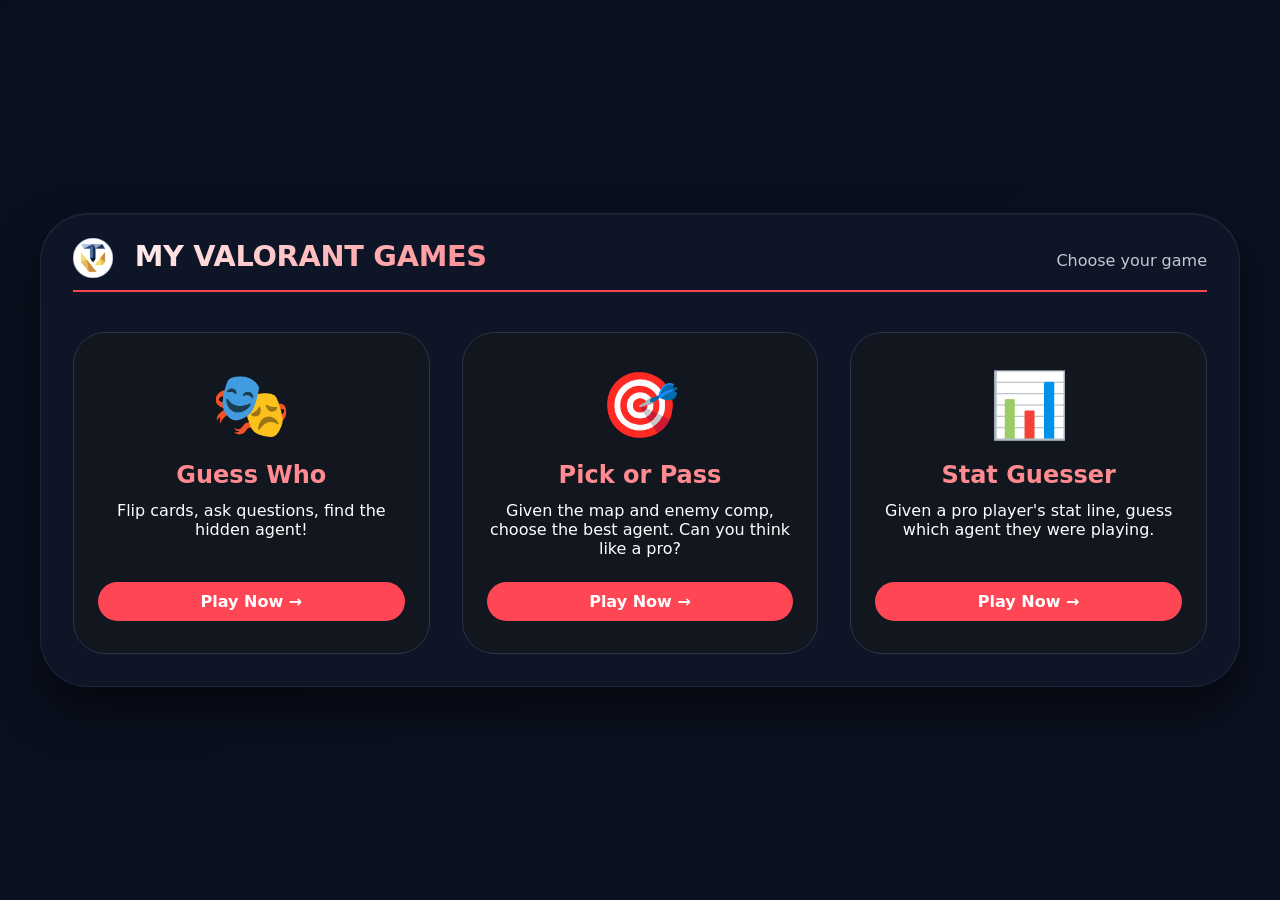
<file: index.html>
<!DOCTYPE html>
<html lang="en">
<head>
    <meta charset="UTF-8">
    <meta name="viewport" content="width=device-width, initial-scale=1.0, user-scalable=yes">
    <title>My Valorant Games</title>
    <link rel="stylesheet" href="css/style.css">
    <link rel="icon" type="image/png" href="images/mvg_logo.png">
</head>
<body>
    <div class="app-container hub-container">
        <div class="game-hub-header">
            <h1>
                <img src="images/mvg_logo.png" alt="MVG" class="mvg-logo">
                MY VALORANT GAMES
            </h1>
            <p class="hub-subtitle">Choose your game</p>
        </div>

        <div class="games-grid">
            <a href="pages/guess-who/index.html" class="game-card-link">
                <div class="game-card">
                    <div class="game-icon">🎭</div>
                    <h2>Guess Who</h2>
                    <p>Flip cards, ask questions, find the hidden agent!</p>
                    <span class="play-btn">Play Now →</span>
                </div>
            </a>

            <a href="pages/pick-or-pass/index.html" class="game-card-link">
                <div class="game-card">
                    <div class="game-icon">🎯</div>
                    <h2>Pick or Pass</h2>
                    <p>Given the map and enemy comp, choose the best agent. Can you think like a pro?</p>
                    <span class="play-btn">Play Now →</span>
                </div>
            </a>

            <a href="pages/stat-guesser/index.html" class="game-card-link">
                <div class="game-card">
                    <div class="game-icon">📊</div>
                    <h2>Stat Guesser</h2>
                    <p>Given a pro player's stat line, guess which agent they were playing.</p>
                    <span class="play-btn">Play Now →</span>
                </div>
            </a>
        </div>
    </div>
</body>
</html>
</file>
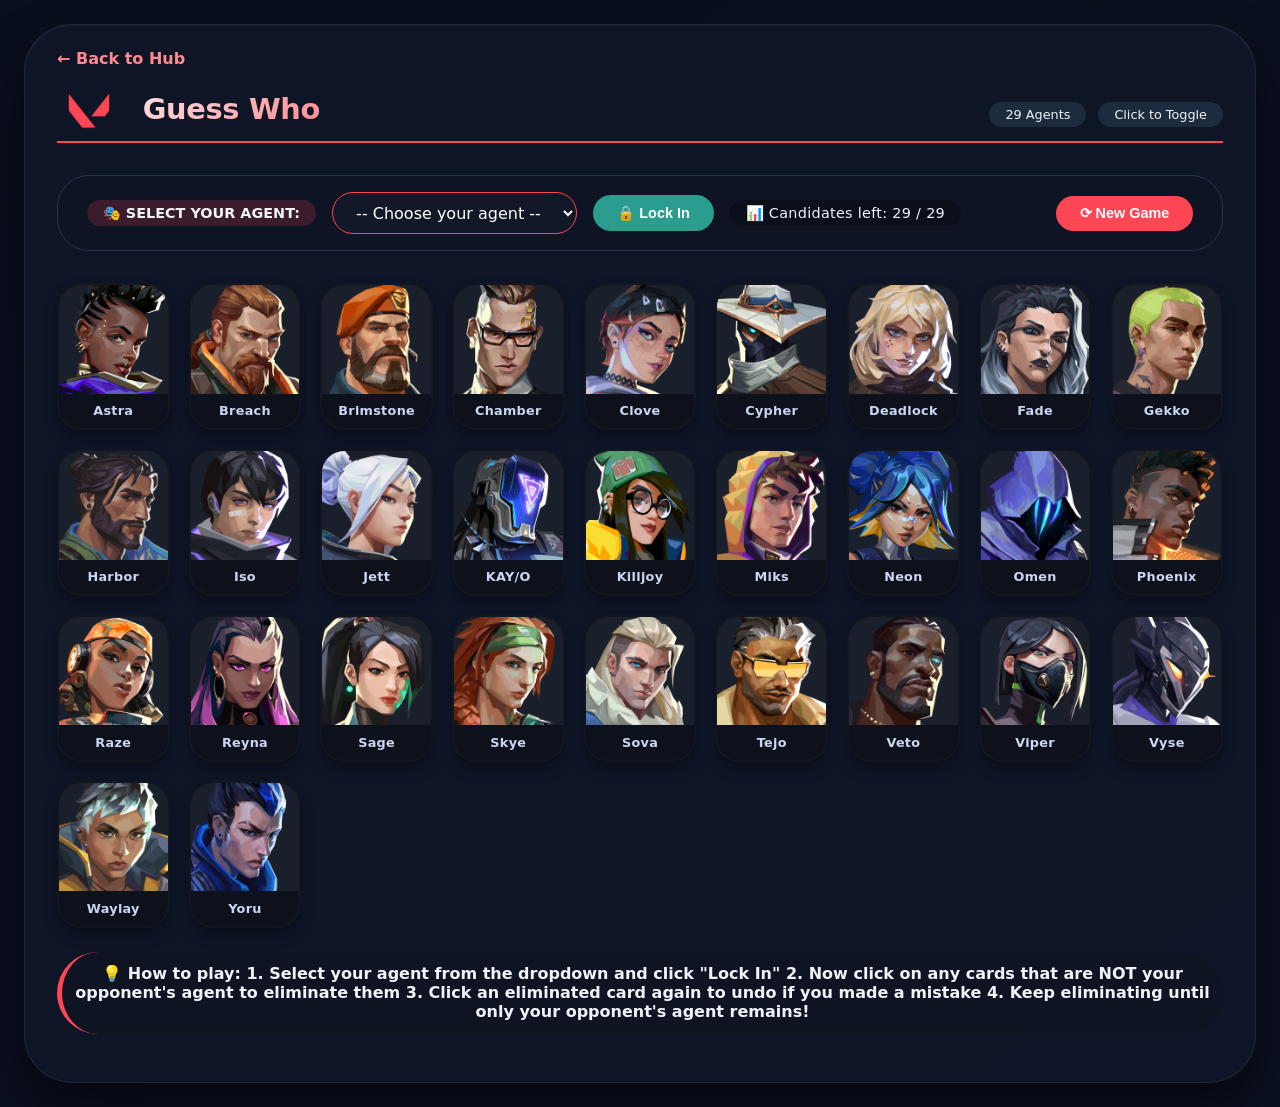
<file: pages/guess-who/index.html>
<!DOCTYPE html>
<html lang="en">
<head>
    <meta charset="UTF-8">
    <meta name="viewport" content="width=device-width, initial-scale=1.0, user-scalable=yes">
    <title>Valorant Guess Who | Riot Minigames</title>
    <link rel="stylesheet" href="../../css/style.css"> 
    <link rel="icon" type="image/png" href="../../images/valorant/other/valorant_logo.png">
    <link rel="icon" type="image/png" sizes="16x16" href="../../images/mvg_logo.png">
    <link rel="icon" type="image/png" sizes="32x32" href="../../images/mvg_logo.png">
    <link rel="apple-touch-icon" href="../../images/mvg_logo.png">
</head>
<body>
    <div class="app-container">
        <a href="../../index.html" class="back-to-hub">← Back to Hub</a>

        <div class="game-hub-header">
            <h1>
                <img src="../../images/valorant/other/valorant_logo.png" alt="VALORANT" class="section-logo">
                Guess Who
            </h1>
            <div class="game-badges">
                <span class="badge" id="agentCountBadge">27 Agents</span>
                <span class="badge">Click to Toggle</span>
            </div>
        </div>

        <div class="agent-selector-area">
            <div class="agent-pick">
                <label>🎭 SELECT YOUR AGENT:</label>
                <select id="agentSelect">
                    <option value="">-- Choose your agent --</option>
                </select>
                <button id="lockInBtn" class="lock-btn">🔒 Lock In</button>
                <div class="stats" id="statsDisplay">📊 Candidates left: 27</div>
            </div>
            <button class="reset-game-btn" id="resetGameBtn">⟳ New Game</button>
        </div>

        <div id="agentsGridContainer" class="agents-grid"></div>
        <div id="gameMessage" class="message-area">
            💡 How to play: 
            1. Select your agent from the dropdown and click "Lock In" 
            2. Now click on any cards that are NOT your opponent's agent to eliminate them
            3. Click an eliminated card again to undo if you made a mistake
            4. Keep eliminating until only your opponent's agent remains!
        </div>
    </div>

    <script src="../../js/agent-data.js"></script>
    <script src="../../js/guess-who.js"></script>
</body>
</html>
</file>
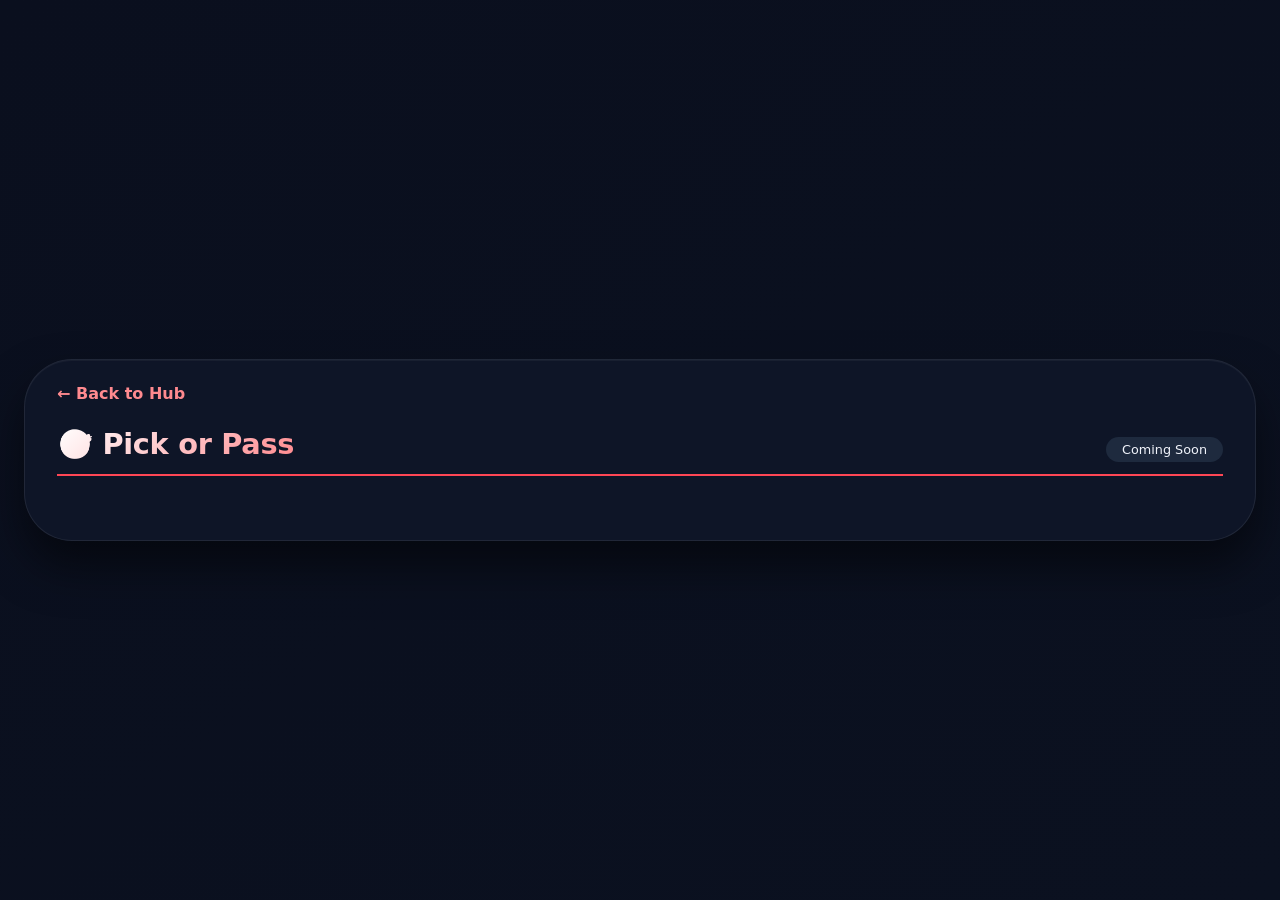
<file: pages/pick-or-pass/index.html>
<!DOCTYPE html>
<html lang="en">
<head>
    <meta charset="UTF-8">
    <meta name="viewport" content="width=device-width, initial-scale=1.0, user-scalable=yes">
    <title>Pick or Pass | My Valorant Games</title>
    <link rel="stylesheet" href="../../css/style.css">
    <link rel="icon" type="image/png" href="../../images/valorant/other/valorant_logo.png">
</head>
<body>
    <div class="app-container">
        <a href="../../index.html" class="back-to-hub">← Back to Hub</a>

        <div class="game-hub-header">
            <h1>🎯 Pick or Pass</h1>
            <div class="game-badges">
                <span class="badge">Coming Soon</span>
            </div>
        </div>

        <!-- TODO: WIP -->

    </div>
</body>
</html>
</file>
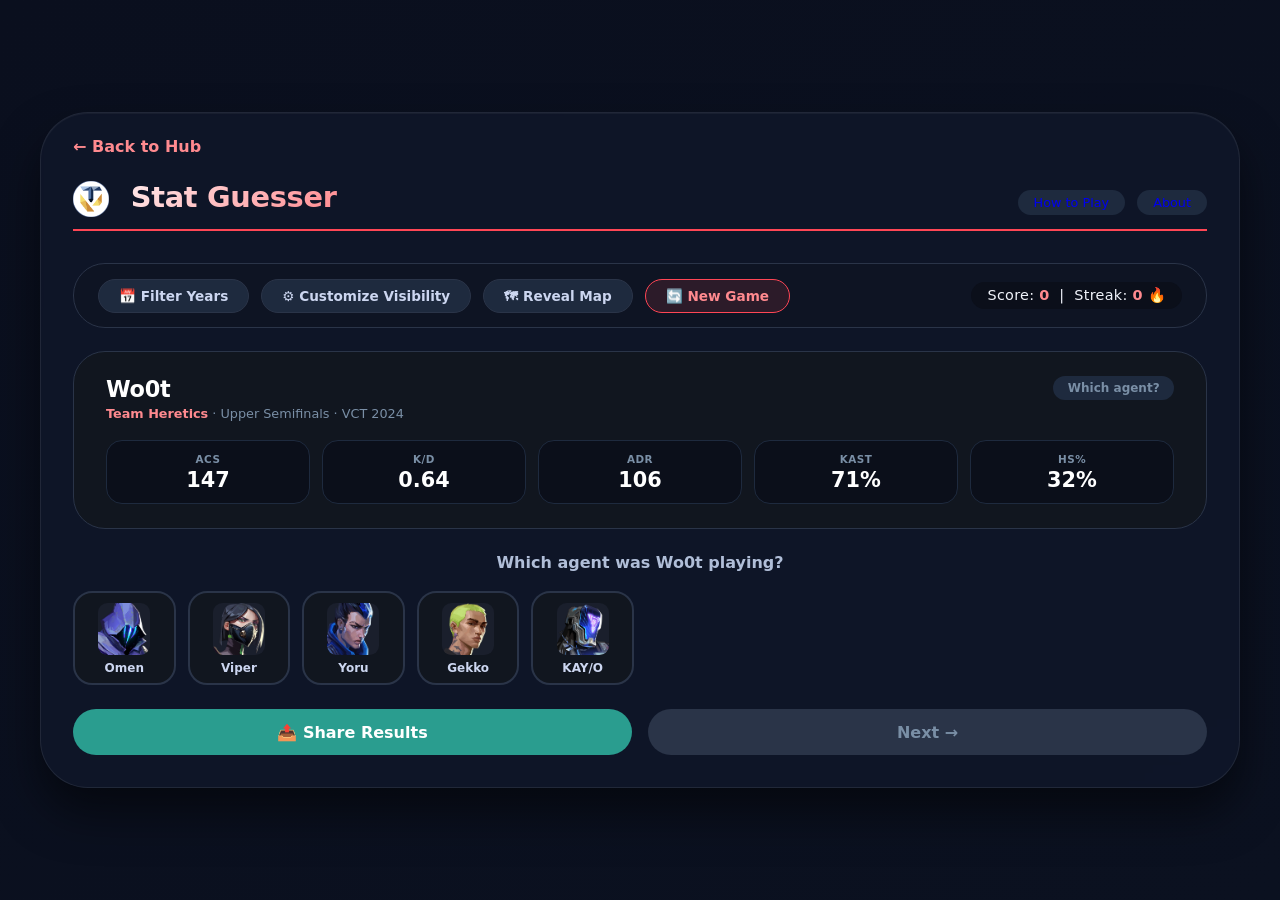
<file: pages/stat-guesser/index.html>
<!DOCTYPE html>
<html lang="en">
<head>
    <meta charset="UTF-8">
    <meta name="viewport" content="width=device-width, initial-scale=1.0, user-scalable=yes">
    <title>Stat Guesser | My Valorant Games</title>
    <link rel="stylesheet" href="../../css/style.css">
    <link rel="stylesheet" href="../../css/stat_guesser.css">
</head>
<body>
    <div class="app-container sg-container">
        <a href="../../index.html" class="back-to-hub">← Back to Hub</a>

        <div class="game-hub-header">
            <h1>
                <img src="../../images/mvg_logo.png" alt="MVG" class="section-logo">
                Stat Guesser
            </h1>
            <div class="game-badges">
                <a href="how-to-play.html" class="badge" style="text-decoration:none;">How to Play</a>
                <a href="about.html" class="badge" style="text-decoration:none;">About</a>
            </div>
        </div>

        <!-- Settings Bar -->
        <div class="sg-settings-bar">
            <div class="sg-settings-left">
                <button class="sg-btn" id="filterBtn">📅 Filter Years</button>
                <button class="sg-btn" id="customizeBtn">⚙ Customize Visibility</button>
                <button class="sg-btn" id="revealMapBtn">🗺 Reveal Map</button>
                <button class="sg-btn sg-btn-danger" id="newGameBtn">🔄 New Game</button>
            </div>
            <div class="sg-score">
                Score: <span id="scoreDisplay">0</span> &nbsp;|&nbsp; Streak: <span id="streakDisplay">0</span> 🔥
            </div>
        </div>

        <!-- Filter Panel -->
        <div class="sg-settings-panel" id="filterPanel">
            <h3>Filter by Year</h3>
            <div class="sg-settings-row">
                <div class="sg-settings-group">
                    <div class="sg-year-pills" id="yearPills">
                        <button class="sg-year-pill active" data-year="all">All</button>
                        <button class="sg-year-pill active" data-year="2021">2021</button>
                        <button class="sg-year-pill active" data-year="2022">2022</button>
                        <button class="sg-year-pill active" data-year="2023">2023</button>
                        <button class="sg-year-pill active" data-year="2024">2024</button>
                        <button class="sg-year-pill active" data-year="2025">2025</button>
                    </div>
                </div>
                <div class="sg-panel-buttons">
                    <button class="sg-default-btn" id="filterDefaultBtn">Default</button>
                    <button class="sg-deselect-btn" id="filterDeselectBtn">Deselect All</button>
                    <button class="sg-apply-btn" id="applyFilterBtn">Apply & Save</button>
                </div>
            </div>
        </div>

        <!-- Customize Visibility Panel -->
        <div class="sg-settings-panel" id="customizePanel">
            <h3>Customize Visibility</h3>
            <div class="sg-settings-row">
                <div class="sg-settings-group">
                    <div class="sg-all-toggles" id="allToggles">
                        <button class="sg-stat-toggle active" data-stat="ACS">ACS</button>
                        <button class="sg-stat-toggle active" data-stat="KD">K/D</button>
                        <button class="sg-stat-toggle active" data-stat="ADR">ADR</button>
                        <button class="sg-stat-toggle active" data-stat="KAST">KAST</button>
                        <button class="sg-stat-toggle active" data-stat="HS">HS%</button>
                        <button class="sg-info-toggle active" data-info="Player">Player Name</button>
                        <button class="sg-info-toggle active" data-info="Team">Team</button>
                        <button class="sg-info-toggle active" data-info="Match Type">Match Type</button>
                        <button class="sg-info-toggle active" data-info="Year">Year</button>
                    </div>
                </div>
                <div class="sg-panel-buttons">
                    <button class="sg-default-btn" id="customizeDefaultBtn">Default</button>
                    <button class="sg-deselect-btn" id="customizeDeselectBtn">Deselect All</button>
                    <button class="sg-apply-btn" id="applyCustomizeBtn">Apply & Save</button>
                </div>
            </div>
        </div>

        <!-- Game Area -->
        <div id="gameArea">
            <div class="sg-loading" id="loadingMsg">Loading data...</div>
        </div>
    </div>

    <script src="../../js/agent-data.js"></script>
    <script src="../../js/map-data.js"></script>
    <script src="../../js/stat_guesser_game.js"></script>
</body>
</html>
</file>
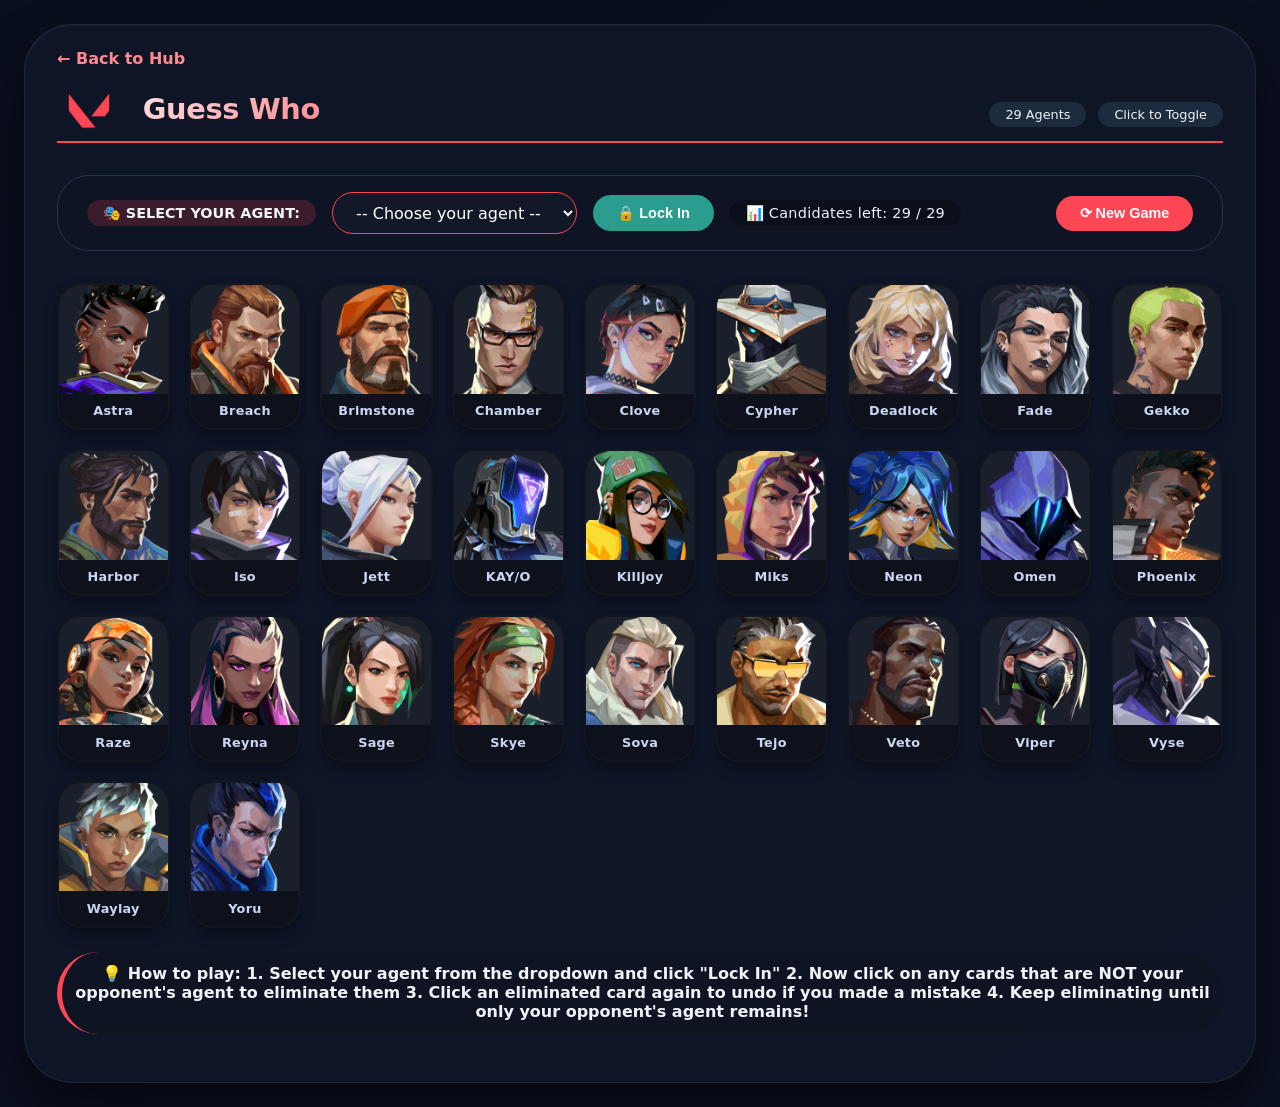
<file: guess_who.html>
<!DOCTYPE html>
<html lang="en">
<head>
    <meta charset="UTF-8">
    <meta name="viewport" content="width=device-width, initial-scale=1.0, user-scalable=yes">
    <title>Valorant Guess Who | Riot Minigames</title>
    <link rel="stylesheet" href="css/style.css">
</head>
<body>
    <div class="app-container">
        <a href="index.html" class="back-to-hub">← Back to Hub</a>

        <div class="game-hub-header">
            <h1>
                <img src="images/valorant/other/valorant_logo.png" alt="VALORANT" class="section-logo">
                Guess Who
            </h1>
            <div class="game-badges">
                <span class="badge" id="agentCountBadge">27 Agents</span>
                <span class="badge">Click to Toggle</span>
            </div>
        </div>

        <div class="agent-selector-area">
            <div class="agent-pick">
                <label>🎭 SELECT YOUR AGENT:</label>
                <select id="agentSelect">
                    <option value="">-- Choose your agent --</option>
                </select>
                <button id="lockInBtn" class="lock-btn">🔒 Lock In</button>
                <div class="stats" id="statsDisplay">📊 Candidates left: 27</div>
            </div>
            <button class="reset-game-btn" id="resetGameBtn">⟳ New Game</button>
        </div>

        <div id="agentsGridContainer" class="agents-grid"></div>
        <div id="gameMessage" class="message-area">
            💡 How to play: 
            1. Select your agent from the dropdown and click "Lock In" 
            2. Now click on any cards that are NOT your opponent's agent to eliminate them
            3. Click an eliminated card again to undo if you made a mistake
            4. Keep eliminating until only your opponent's agent remains!
        </div>
    </div>

    <script src="js/agent-data.js"></script>
    <script src="js/guess-who.js"></script>
</body>
</html>
</file>
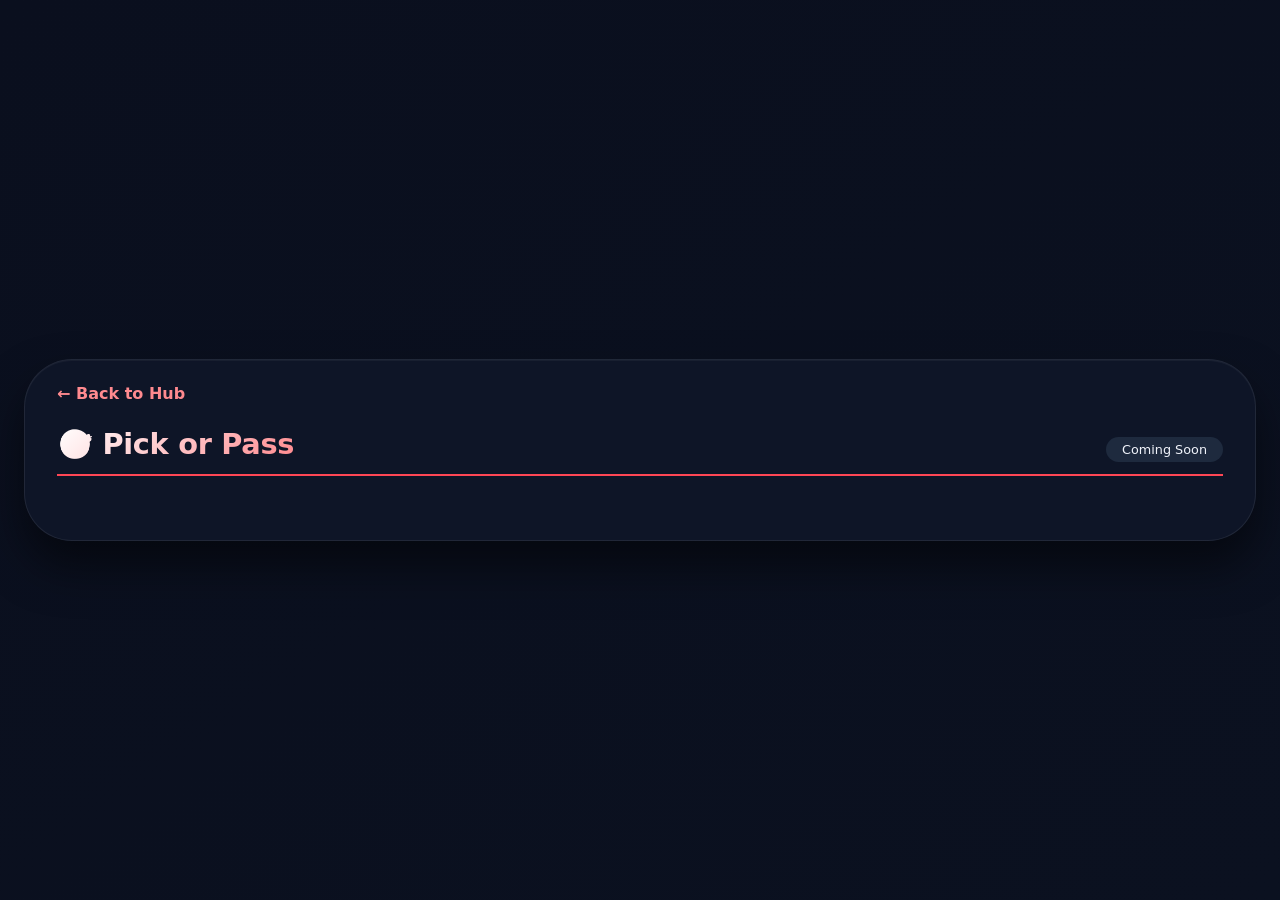
<file: pick_or_pass.html>
<!DOCTYPE html>
<html lang="en">
<head>
    <meta charset="UTF-8">
    <meta name="viewport" content="width=device-width, initial-scale=1.0, user-scalable=yes">
    <title>Pick or Pass | My Valorant Games</title>
    <link rel="stylesheet" href="css/style.css">
</head>
<body>
    <div class="app-container">
        <a href="index.html" class="back-to-hub">← Back to Hub</a>

        <div class="game-hub-header">
            <h1>🎯 Pick or Pass</h1>
            <div class="game-badges">
                <span class="badge">Coming Soon</span>
            </div>
        </div>

        <!-- TODO: WIP -->

    </div>
</body>
</html>
</file>
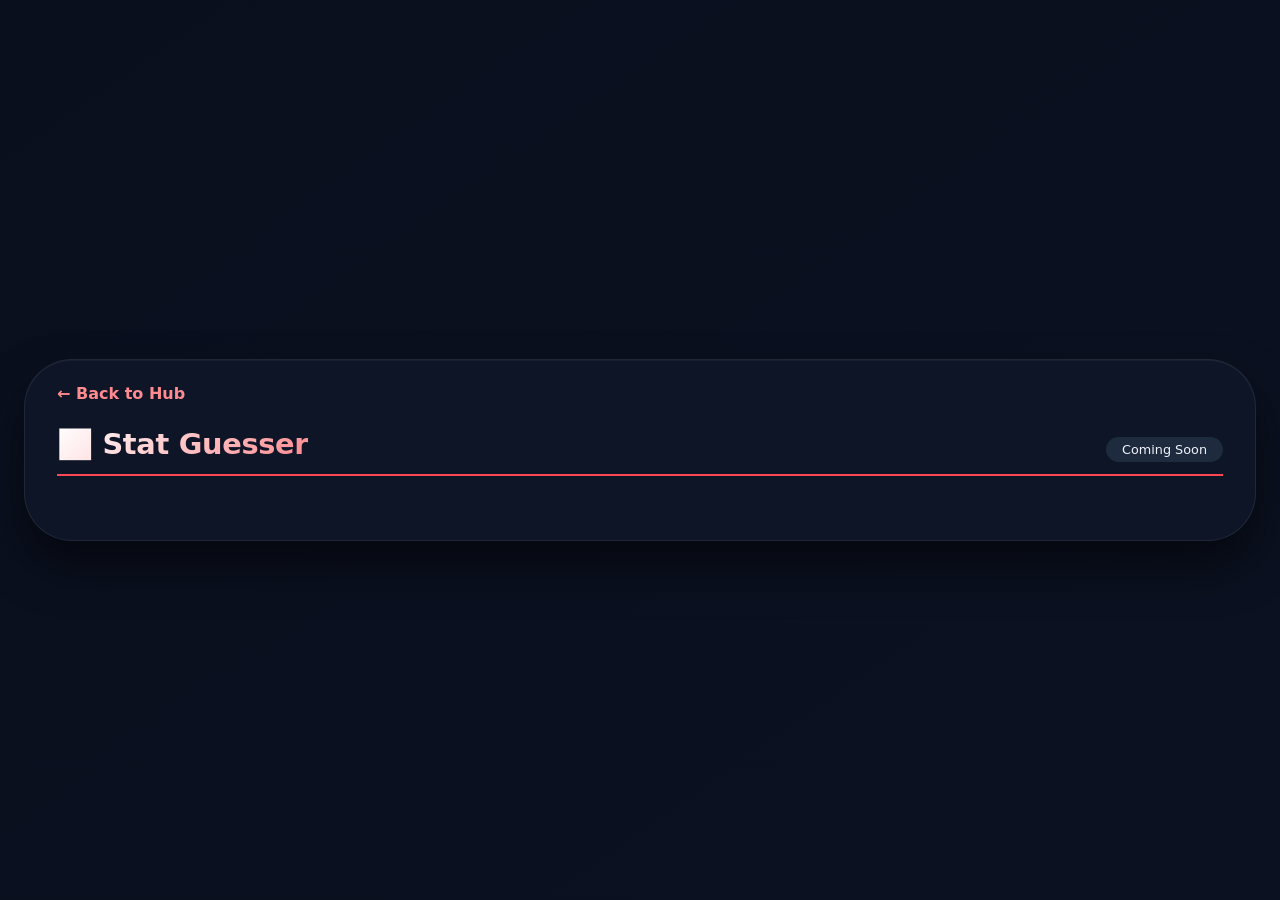
<file: stat_guesser.html>
<!DOCTYPE html>
<html lang="en">
<head>
    <meta charset="UTF-8">
    <meta name="viewport" content="width=device-width, initial-scale=1.0, user-scalable=yes">
    <title>Stat Guesser | My Valorant Games</title>
    <link rel="stylesheet" href="css/style.css">
</head>
<body>
    <div class="app-container">
        <a href="index.html" class="back-to-hub">← Back to Hub</a>

        <div class="game-hub-header">
            <h1>📊 Stat Guesser</h1>
            <div class="game-badges">
                <span class="badge">Coming Soon</span>
            </div>
        </div>

        <!-- TODO: WIP -->

    </div>
</body>
</html>
</file>
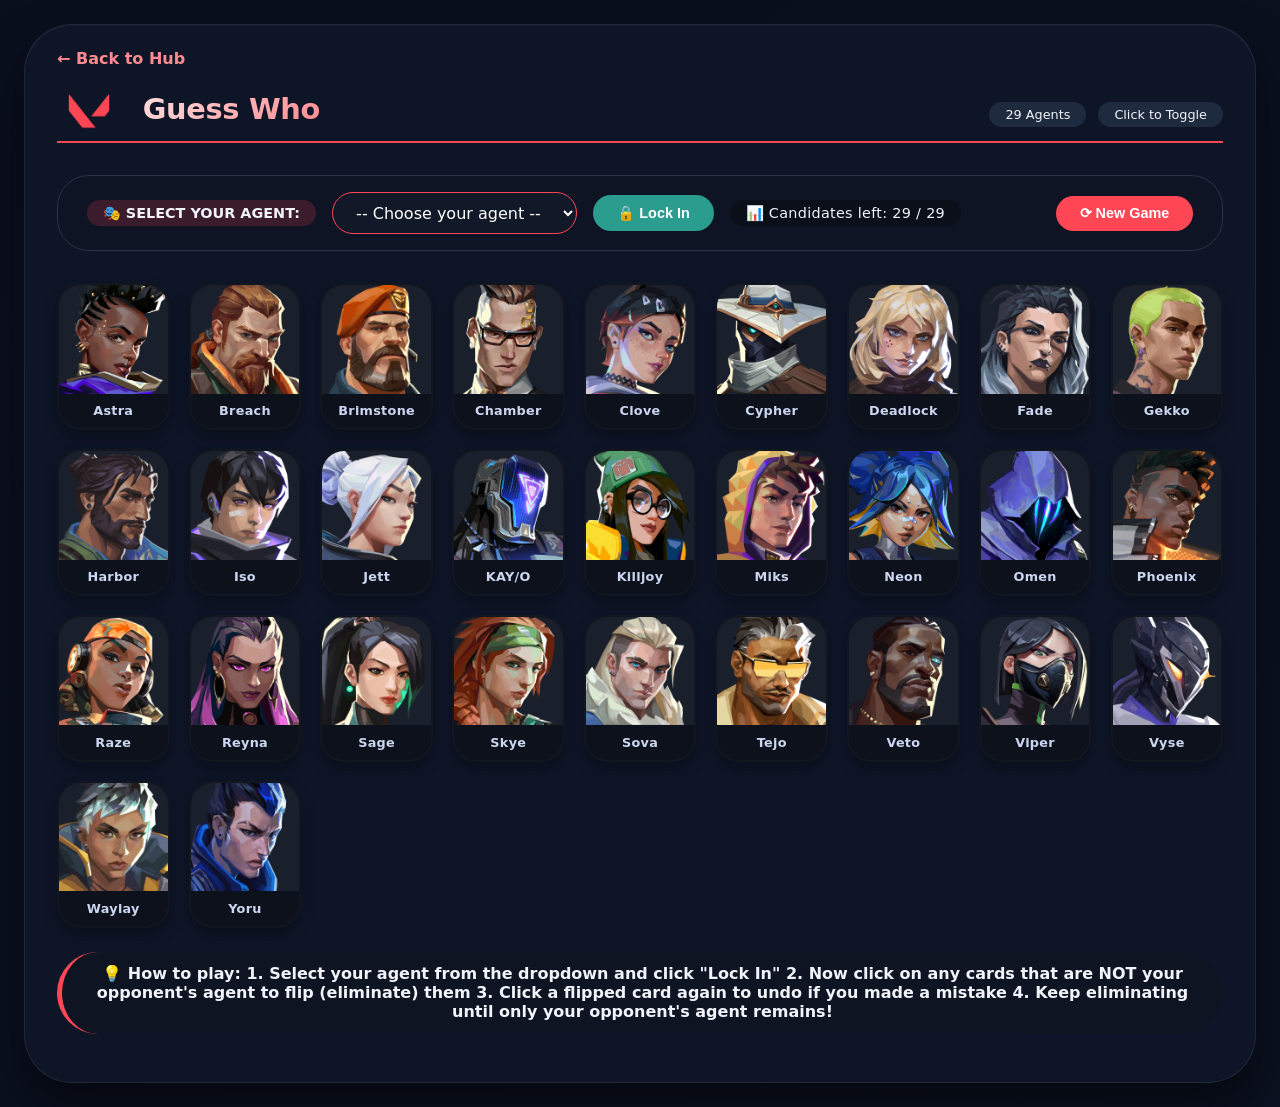
<file: valorant_guesswho.html>
<!DOCTYPE html>
<html lang="en">
<head>
    <meta charset="UTF-8">
    <meta name="viewport" content="width=device-width, initial-scale=1.0, user-scalable=yes">
    <title>Valorant Guess Who | Riot Minigames</title>
    <link rel="stylesheet" href="css/style.css">
</head>
<body>
    <div class="app-container">
        <a href="index.html" class="back-to-hub">← Back to Hub</a>

        <div class="game-hub-header">
            <h1>
                <img src="images/valorant/other/valorant_logo.png" alt="VALORANT" class="section-logo">
                Guess Who
            </h1>
            <div class="game-badges">
                <span class="badge" id="agentCountBadge">27 Agents</span>
                <span class="badge">Click to Toggle</span>
            </div>
        </div>

        <div class="agent-selector-area">
            <div class="agent-pick">
                <label>🎭 SELECT YOUR AGENT:</label>
                <select id="agentSelect">
                    <option value="">-- Choose your agent --</option>
                </select>
                <button id="lockInBtn" class="lock-btn">🔒 Lock In</button>
                <div class="stats" id="statsDisplay">📊 Candidates left: 27</div>
            </div>
            <button class="reset-game-btn" id="resetGameBtn">⟳ New Game</button>
        </div>

        <div id="agentsGridContainer" class="agents-grid"></div>
        <div id="gameMessage" class="message-area">
            💡 How to play: 
            1. Select your agent from the dropdown and click "Lock In" 
            2. Now click on any cards that are NOT your opponent's agent to flip (eliminate) them
            3. Click a flipped card again to undo if you made a mistake
            4. Keep eliminating until only your opponent's agent remains!
        </div>
    </div>

    <script src="js/valorant-data.js"></script>
    <script src="js/valorant-game.js"></script>
</body>
</html>
</file>
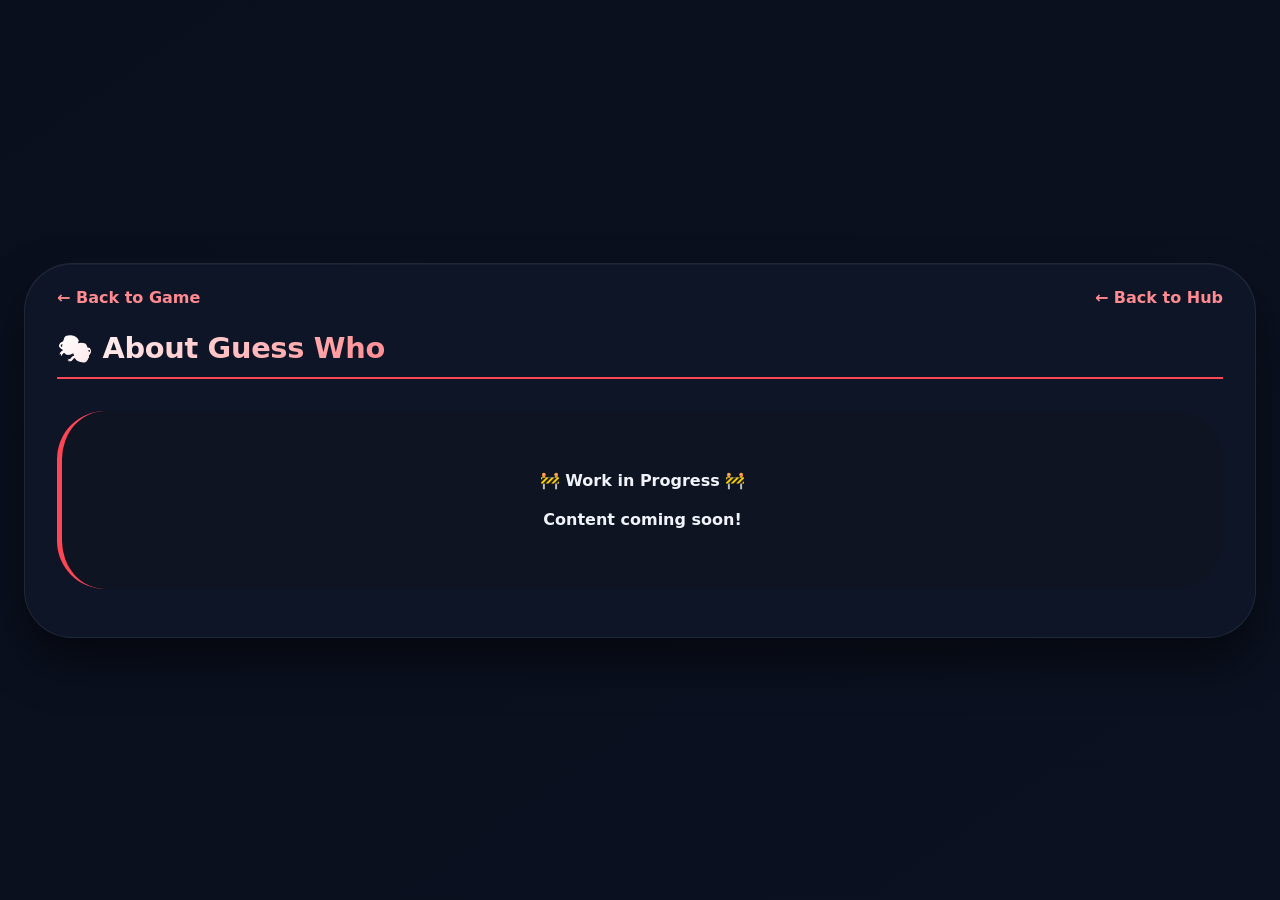
<file: pages/guess-who/about.html>
<!DOCTYPE html>
<html lang="en">
<head>
    <meta charset="UTF-8">
    <meta name="viewport" content="width=device-width, initial-scale=1.0, user-scalable=yes">
    <title>About | Guess Who</title>
    <link rel="stylesheet" href="../../css/style.css">
</head>
<body>
    <div class="app-container">
        <a href="index.html" class="back-to-hub">← Back to Game</a>
        <a href="../../index.html" class="back-to-hub" style="float: right;">← Back to Hub</a>

        <div class="game-hub-header">
            <h1>🎭 About Guess Who</h1>
        </div>

        <div class="message-area" style="text-align: center; padding: 60px 20px;">
            🚧 <strong>Work in Progress</strong> 🚧
            <p style="margin-top: 20px;">Content coming soon!</p>
        </div>
    </div>
</body>
</html>
</file>
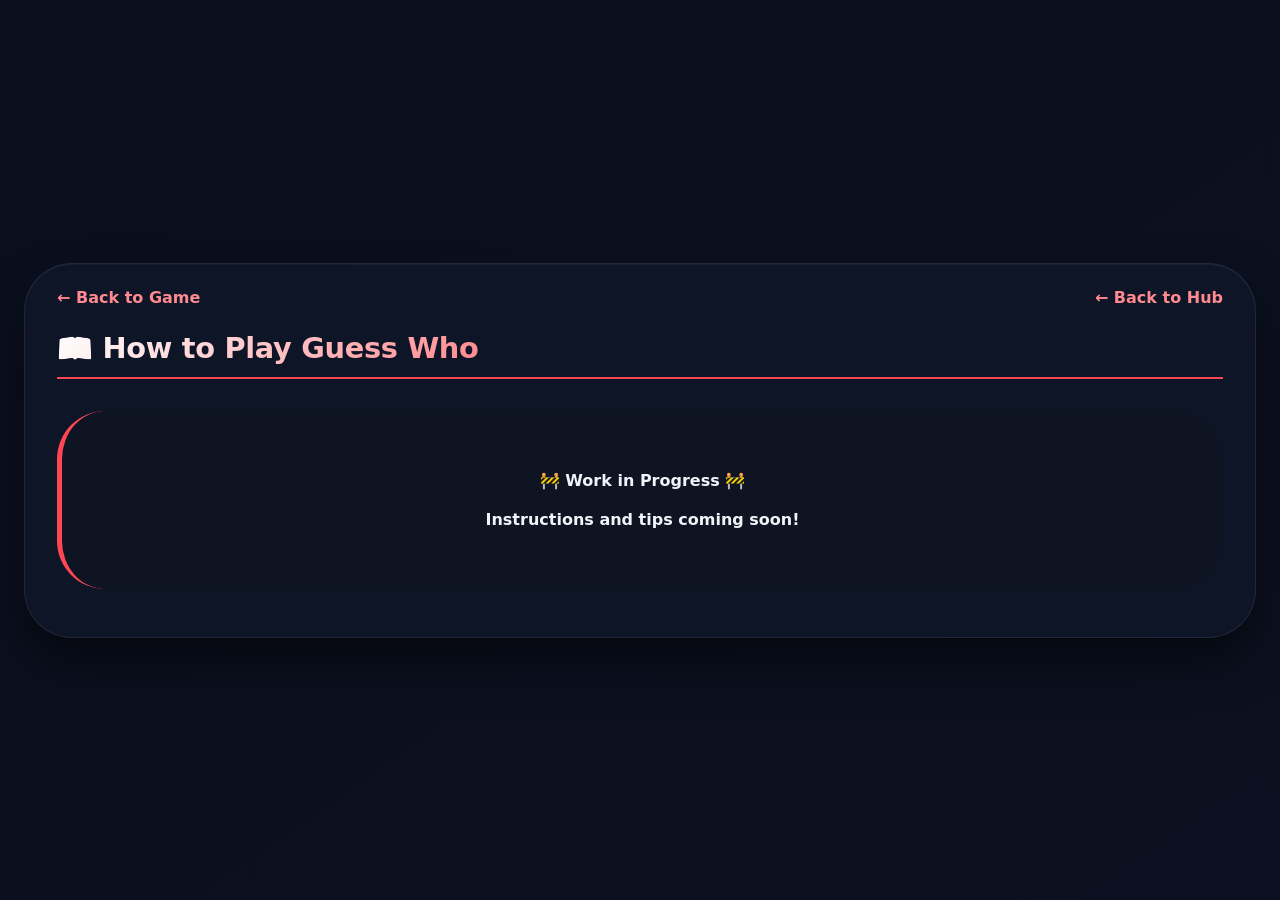
<file: pages/guess-who/how-to-play.html>
<!DOCTYPE html>
<html lang="en">
<head>
    <meta charset="UTF-8">
    <meta name="viewport" content="width=device-width, initial-scale=1.0, user-scalable=yes">
    <title>How to Play | Guess Who</title>
    <link rel="stylesheet" href="../../css/style.css">
</head>
<body>
    <div class="app-container">
        <a href="index.html" class="back-to-hub">← Back to Game</a>
        <a href="../../index.html" class="back-to-hub" style="float: right;">← Back to Hub</a>

        <div class="game-hub-header">
            <h1>📖 How to Play Guess Who</h1>
        </div>

        <div class="message-area" style="text-align: center; padding: 60px 20px;">
            🚧 <strong>Work in Progress</strong> 🚧
            <p style="margin-top: 20px;">Instructions and tips coming soon!</p>
        </div>
    </div>
</body>
</html>
</file>
<file: css/style.css>
* {
    box-sizing: border-box;
    margin: 0;
    padding: 0;
}

body {
    background: linear-gradient(145deg, #0a0f1e 0%, #0b1120 100%);
    font-family: 'Segoe UI', 'Poppins', system-ui, -apple-system, 'Inter', 'Roboto', sans-serif;
    min-height: 100vh;
    display: flex;
    justify-content: center;
    align-items: center;
    padding: 1.5rem;
    color: #f0f3fa;
}

.app-container {
    max-width: 1400px;
    width: 100%;
    background: rgba(18, 25, 45, 0.65);
    backdrop-filter: blur(2px);
    border-radius: 3rem;
    box-shadow: 0 25px 45px rgba(0, 0, 0, 0.5), inset 0 1px 1px rgba(255, 255, 255, 0.05);
    padding: 1.5rem 2rem 2rem;
    border: 1px solid rgba(255, 255, 255, 0.08);
}

.hub-container {
    max-width: 1200px;
    text-align: center;
}

.hub-subtitle {
    opacity: 0.8;
    margin-top: 0.5rem;
}

.games-grid {
    display: grid;
    grid-template-columns: repeat(auto-fit, minmax(280px, 1fr));
    gap: 2rem;
    margin-top: 2.5rem;
}

.game-card-link {
    text-decoration: none;
}

.game-card {
    background: #11161f;
    border-radius: 2rem;
    padding: 2rem 1.5rem;
    text-align: center;
    transition: all 0.3s ease;
    border: 1px solid #2a3448;
    cursor: pointer;
    height: 100%;
    display: flex;
    flex-direction: column;
}

.game-card:hover {
    transform: translateY(-8px);
    border-color: #ff4655;
    box-shadow: 0 15px 30px rgba(0, 0, 0, 0.4);
}

.game-icon {
    font-size: 4rem;
    margin-bottom: 1rem;
    min-height: 80px;
    display: flex;
    align-items: center;
    justify-content: center;
}

.game-card h2 {
    font-size: 1.5rem;
    margin-bottom: 0.75rem;
    color: #ff8a8f;
}

.game-card p {
    margin-bottom: 1.5rem;
    flex-grow: 1;
    color: #ffffff;
    font-weight: 500;
}

.play-btn {
    background: #ff4655;
    padding: 0.6rem 1.2rem;
    border-radius: 2rem;
    font-weight: bold;
    display: inline-block;
    transition: 0.2s;
    color: #ffffff;
    text-decoration: none;
}

.coming-soon-card {
    opacity: 0.6;
    cursor: not-allowed;
}

.coming-soon-card:hover {
    transform: none;
    border-color: #2a3448;
}

.coming-soon-tag {
    background: #2a3448;
    padding: 0.4rem 1rem;
    border-radius: 2rem;
    font-size: 0.8rem;
    display: inline-block;
}

.back-to-hub {
    display: inline-block;
    margin-bottom: 1.5rem;
    color: #ff8a8f;
    text-decoration: none;
    font-weight: 600;
    transition: 0.2s;
}

.back-to-hub:hover {
    color: #ff4655;
    transform: translateX(-4px);
}

.game-hub-header {
    display: flex;
    flex-wrap: wrap;
    justify-content: space-between;
    align-items: baseline;
    gap: 1rem;
    margin-bottom: 2rem;
    border-bottom: 2px solid #ff4655;
    padding-bottom: 0.75rem;
}

h1 {
    font-size: 1.8rem;
    letter-spacing: -0.3px;
    background: linear-gradient(135deg, #fff, #ff8a8f);
    background-clip: text;
    -webkit-background-clip: text;
    color: transparent;
    font-weight: 700;
}

.game-badges {
    display: flex;
    gap: 0.75rem;
    flex-wrap: wrap;
}

.badge {
    background: #1e2a3e;
    padding: 0.3rem 1rem;
    border-radius: 2rem;
    font-size: 0.8rem;
    font-weight: 500;
}

.agent-selector-area {
    background: #0f1422cc;
    border-radius: 2rem;
    padding: 1rem 1.8rem;
    margin-bottom: 2rem;
    display: flex;
    flex-wrap: wrap;
    align-items: center;
    justify-content: space-between;
    gap: 1.2rem;
    border: 1px solid #2a3448;
}

.agent-pick {
    display: flex;
    align-items: center;
    gap: 1rem;
    flex-wrap: wrap;
}

.agent-pick label {
    font-weight: 600;
    background: #ff465530;
    padding: 0.3rem 1rem;
    border-radius: 2rem;
    font-size: 0.9rem;
}

select {
    background: #111827;
    border: 1px solid #ff4655;
    color: white;
    padding: 0.6rem 1.2rem;
    border-radius: 2rem;
    font-weight: 500;
    font-size: 1rem;
    cursor: pointer;
    outline: none;
    font-family: inherit;
}

select:disabled {
    opacity: 0.6;
    cursor: not-allowed;
    border-color: #4a5568;
}

.lock-btn {
    background: #2a9d8f;
    border: none;
    padding: 0.6rem 1.5rem;
    border-radius: 2rem;
    font-weight: bold;
    color: white;
    cursor: pointer;
    transition: 0.2s;
    font-size: 0.9rem;
}

.lock-btn:active {
    transform: scale(0.95);
}

.lock-btn:disabled {
    background: #4a5568;
    cursor: not-allowed;
    transform: none;
}

.reset-game-btn {
    background: #ff4655;
    border: none;
    padding: 0.6rem 1.5rem;
    border-radius: 2rem;
    font-weight: bold;
    color: white;
    cursor: pointer;
    transition: 0.2s;
    font-size: 0.9rem;
}

.reset-game-btn:active {
    transform: scale(0.95);
    background: #e03e4c;
}

.stats {
    font-size: 0.9rem;
    background: #0b0f1a;
    padding: 0.3rem 1rem;
    border-radius: 2rem;
    letter-spacing: 0.3px;
}

.agents-grid {
    display: grid;
    grid-template-columns: repeat(auto-fill, minmax(110px, 1fr));
    gap: 1.2rem;
    margin-top: 1.8rem;
    margin-bottom: 1.5rem;
}

.agent-card {
    background: #11161f;
    border-radius: 1.5rem;
    overflow: hidden;
    cursor: pointer;
    transition: all 0.2s cubic-bezier(0.2, 0.9, 0.4, 1.1);
    border: 2px solid transparent;
    box-shadow: 0 8px 14px rgba(0, 0, 0, 0.3);
}

.agent-card:hover {
    transform: translateY(-5px);
    border-color: #ff465580;
}

.agent-card.eliminated {
    animation: pulseCrack 0.3s ease forwards;
    position: relative;
}

@keyframes pulseCrack {
    0%   { transform: scale(1);    filter: grayscale(0);   border-color: #ff4655; }
    50%  { transform: scale(1.05); filter: grayscale(0.5); border-color: #ff0000; box-shadow: 0 0 20px rgba(255,0,0,0.5); }
    100% { transform: scale(0.98); filter: grayscale(1);   opacity: 0.4;          border-color: #4a0000; }
}

.card-img {
    width: 100%;
    aspect-ratio: 1 / 1;
    object-fit: cover;
    background: #1a1f2c;
    display: block;
}

.agent-name {
    text-align: center;
    padding: 0.6rem 0.3rem;
    font-size: 0.8rem;
    font-weight: 600;
    background: #0c111c;
    color: #ccd6f0;
    letter-spacing: 0.3px;
}

.message-area {
    margin: 1rem 0;
    text-align: center;
    font-weight: bold;
    background: #0f1422;
    padding: 0.8rem;
    border-radius: 3rem;
    font-size: 1rem;
    border-left: 5px solid #ff4655;
}

.mvg-logo {
    height: 40px;
    width: auto;
    vertical-align: middle;
    margin-right: 12px;
}

.section-logo {
    height: 36px;
    width: auto;
    vertical-align: middle;
    margin-right: 12px;
}

@media (max-width: 680px) {
    .app-container {
        padding: 1rem;
    }
    .agents-grid {
        grid-template-columns: repeat(auto-fill, minmax(85px, 1fr));
        gap: 0.8rem;
    }
    .agent-name {
        font-size: 0.65rem;
    }
    .agent-selector-area {
        flex-direction: column;
        align-items: stretch;
    }
    .games-grid {
        grid-template-columns: 1fr;
    }
    .section-logo {
        height: 28px;
    }
    .mvg-logo {
        height: 30px;
    }
}
</file>
<file: css/stat_guesser.css>
/* ── Stat Guesser Specific Styles ── */

.sg-container {
    max-width: 1200px;
    margin: 0 auto;
}

/* ── Settings Bar ── */
.sg-settings-bar {
    background: #0f1422cc;
    border-radius: 2rem;
    padding: 0.9rem 1.5rem;
    margin-bottom: 1.5rem;
    display: flex;
    flex-wrap: wrap;
    align-items: center;
    justify-content: space-between;
    gap: 1rem;
    border: 1px solid #2a3448;
}

.sg-settings-left {
    display: flex;
    align-items: center;
    gap: 0.75rem;
    flex-wrap: wrap;
}

.sg-score {
    font-size: 0.9rem;
    background: #0b0f1a;
    padding: 0.3rem 1rem;
    border-radius: 2rem;
    letter-spacing: 0.3px;
}

.sg-score span {
    color: #ff8a8f;
    font-weight: 700;
}

/* ── Buttons ── */
.sg-btn {
    background: #1e2a3e;
    border: 1px solid #2a3448;
    border-radius: 2rem;
    padding: 0.5rem 1.25rem;
    font-size: 0.85rem;
    font-weight: 600;
    color: #ccd6f0;
    cursor: pointer;
    transition: all 0.2s;
    font-family: inherit;
}

.sg-btn:hover {
    border-color: #ff465580;
    transform: translateY(-2px);
}

.sg-btn-danger {
    background: #ff465520;
    border-color: #ff4655;
    color: #ff8a8f;
}

.sg-btn-danger:hover {
    background: #ff465530;
}

.sg-btn.disabled,
.sg-btn:disabled {
    opacity: 0.5;
    cursor: not-allowed;
    transform: none;
    pointer-events: none;
}

/* ── Settings Panels ── */
.sg-settings-panel {
    background: #0f1422;
    border: 1px solid #2a3448;
    border-radius: 1.5rem;
    padding: 1.25rem 1.5rem;
    margin-bottom: 1.5rem;
    display: none;
}

.sg-settings-panel.open {
    display: block;
    animation: fadeSlideIn 0.2s ease;
}

.sg-settings-panel h3 {
    font-size: 0.85rem;
    font-weight: 700;
    color: #7a8fa6;
    text-transform: uppercase;
    letter-spacing: 0.5px;
    margin-bottom: 1rem;
}

.sg-settings-row {
    display: flex;
    flex-wrap: wrap;
    gap: 1.5rem;
    align-items: flex-start;
    justify-content: space-between;
}

.sg-settings-group {
    display: flex;
    flex-direction: column;
    gap: 0.5rem;
    flex: 1;
}

.sg-panel-buttons {
    display: flex;
    gap: 0.5rem;
    align-items: center;
    flex-shrink: 0;
}

/* ── Year Pills ── */
.sg-year-pills {
    display: flex;
    gap: 0.4rem;
    flex-wrap: wrap;
}

.sg-year-pill {
    background: #1e2a3e;
    border: 1px solid #2a3448;
    border-radius: 2rem;
    padding: 0.25rem 0.75rem;
    font-size: 0.8rem;
    font-weight: 600;
    color: #7a8fa6;
    cursor: pointer;
    transition: 0.15s;
    font-family: inherit;
}

.sg-year-pill.active {
    background: #ff465530;
    border-color: #ff4655;
    color: #ff8a8f;
}

/* ── All Toggles (stats + info combined) ── */
.sg-all-toggles {
    display: flex;
    gap: 0.4rem;
    flex-wrap: wrap;
}

.sg-stat-toggle,
.sg-info-toggle {
    background: #1e2a3e;
    border: 1px solid #2a3448;
    border-radius: 2rem;
    padding: 0.25rem 0.75rem;
    font-size: 0.8rem;
    font-weight: 600;
    color: #7a8fa6;
    cursor: pointer;
    transition: 0.15s;
    font-family: inherit;
}

.sg-stat-toggle.active,
.sg-info-toggle.active {
    background: #ff465530;
    border-color: #ff4655;
    color: #ff8a8f;
}

/* ── Panel action buttons ── */
.sg-apply-btn {
    background: #2a9d8f;
    border: none;
    padding: 0.5rem 1.25rem;
    border-radius: 2rem;
    font-weight: 700;
    color: white;
    cursor: pointer;
    font-size: 0.85rem;
    font-family: inherit;
    transition: 0.2s;
}

.sg-apply-btn:hover { background: #33b8aa; }

.sg-default-btn,
.sg-deselect-btn {
    background: #1e2a3e;
    border: 1px solid #2a3448;
    padding: 0.5rem 1rem;
    border-radius: 2rem;
    font-weight: 600;
    color: #7a8fa6;
    cursor: pointer;
    font-size: 0.75rem;
    font-family: inherit;
    transition: 0.15s;
}

.sg-default-btn:hover,
.sg-deselect-btn:hover {
    border-color: #ff465580;
    color: #ff8a8f;
}

/* ── Panel messages ── */
.sg-panel-warning {
    background: #ff465515;
    border: 1px solid #ff465560;
    border-radius: 1rem;
    padding: 0.5rem 1rem;
    margin-top: 1rem;
    font-size: 0.8rem;
    color: #ff8a8f;
}

.sg-panel-error {
    background: #ff000015;
    border: 1px solid #ff000060;
    border-radius: 1rem;
    padding: 0.5rem 1rem;
    margin-top: 0.5rem;
    font-size: 0.8rem;
    color: #ff6060;
}

/* ── Stat Card ── */
.sg-stat-card {
    background: #11161f;
    border-radius: 2rem;
    padding: 1.5rem 2rem;
    margin-bottom: 1.5rem;
    border: 1px solid #2a3448;
    animation: fadeSlideIn 0.35s ease;
}

@keyframes fadeSlideIn {
    from { opacity: 0; transform: translateY(12px); }
    to   { opacity: 1; transform: translateY(0); }
}

.sg-stat-card-header {
    display: flex;
    justify-content: space-between;
    align-items: flex-start;
    margin-bottom: 1.2rem;
    flex-wrap: wrap;
    gap: 0.5rem;
}

.sg-player-info { display: flex; flex-direction: column; gap: 0.2rem; }

.sg-player-name {
    font-size: 1.4rem;
    font-weight: 700;
    color: #fff;
    letter-spacing: -0.3px;
}

.sg-player-meta { font-size: 0.8rem; color: #7a8fa6; }
.sg-player-meta span { color: #ff8a8f; font-weight: 600; }

.sg-question-badge {
    font-size: 0.75rem;
    font-weight: 600;
    background: #1e2a3e;
    color: #7a8fa6;
    padding: 0.3rem 0.9rem;
    border-radius: 2rem;
    white-space: nowrap;
}

/* ── Stats Grid ── */
.sg-stats-grid {
    display: grid;
    grid-template-columns: repeat(5, 1fr);
    gap: 0.75rem;
}

.sg-stat-pill {
    background: #0b0f1a;
    border-radius: 1rem;
    padding: 0.75rem 0.5rem;
    text-align: center;
    border: 1px solid #1e2a3e;
}

.sg-stat-name {
    font-size: 0.65rem;
    font-weight: 600;
    color: #7a8fa6;
    letter-spacing: 0.5px;
    text-transform: uppercase;
    margin-bottom: 0.35rem;
}

.sg-stat-value {
    font-size: 1.3rem;
    font-weight: 700;
    color: #fff;
    line-height: 1;
}

/* ── Prompt ── */
.sg-prompt {
    text-align: center;
    font-size: 1rem;
    font-weight: 600;
    color: #b0bed8;
    margin-bottom: 1.2rem;
}

/* ── Agent Grid ── */
.sg-agent-grid {
    display: grid;
    grid-template-columns: repeat(auto-fill, minmax(100px, 1fr));
    gap: 0.75rem;
    margin-bottom: 1.5rem;
}

.sg-agent-btn {
    background: #11161f;
    border: 2px solid #2a3448;
    border-radius: 1.2rem;
    padding: 0.6rem 0.4rem 0.5rem;
    cursor: pointer;
    transition: all 0.2s cubic-bezier(0.2, 0.9, 0.4, 1.1);
    display: flex;
    flex-direction: column;
    align-items: center;
    gap: 0.4rem;
    color: #ccd6f0;
    font-size: 0.75rem;
    font-weight: 600;
    font-family: inherit;
}

.sg-agent-btn:hover:not(:disabled) {
    border-color: #ff465580;
    transform: translateY(-3px);
    background: #1a2030;
}

.sg-agent-btn img {
    width: 52px;
    height: 52px;
    object-fit: cover;
    border-radius: 0.6rem;
    background: #1a1f2c;
}

.sg-agent-btn:disabled { cursor: default; }

.sg-agent-btn.correct {
    border-color: #2a9d8f;
    background: #0d2420;
    color: #2a9d8f;
    animation: correctPop 0.35s ease;
}

.sg-agent-btn.wrong {
    border-color: #4a0000;
    background: #1a0808;
    color: #7a4040;
    opacity: 0.6;
}

.sg-agent-btn.reveal {
    border-color: #2a9d8f60;
    background: #0d2420;
    color: #2a9d8f;
}

@keyframes correctPop {
    0%   { transform: scale(1); }
    50%  { transform: scale(1.08); }
    100% { transform: scale(1); }
}

/* ── Feedback ── */
.sg-feedback {
    text-align: center;
    padding: 0.9rem 1.5rem;
    border-radius: 2rem;
    font-weight: 700;
    font-size: 1rem;
    margin-bottom: 1.25rem;
    display: none;
    animation: fadeSlideIn 0.25s ease;
}

.sg-feedback.correct {
    background: #0d2420;
    border: 1px solid #2a9d8f;
    color: #2a9d8f;
    display: block;
}

.sg-feedback.wrong {
    background: #1a0808;
    border: 1px solid #ff4655;
    color: #ff8a8f;
    display: block;
}

/* ── Button Group ── */
.sg-button-group {
    display: flex;
    gap: 1rem;
    margin-top: 1rem;
}

.sg-next-btn,
.sg-share-btn {
    flex: 1;
    padding: 0.85rem;
    border: none;
    border-radius: 2rem;
    color: #fff;
    font-weight: 700;
    font-size: 1rem;
    cursor: pointer;
    transition: 0.2s;
    font-family: inherit;
}

.sg-next-btn {
    background: #ff4655;
}

.sg-next-btn:hover:not(:disabled) {
    background: #ff6070;
    transform: translateY(-2px);
}

.sg-next-btn:disabled {
    background: #2a3448;
    color: #7a8fa6;
    cursor: not-allowed;
    transform: none;
}

.sg-share-btn {
    background: #2a9d8f;
}

.sg-share-btn:hover {
    background: #33b8aa;
    transform: translateY(-2px);
}

/* ── Map Banner ── */
.sg-map-banner-container {
    margin-bottom: 1rem;
    animation: fadeSlideIn 0.3s ease;
}

.sg-map-banner {
    width: 100%;
    border-radius: 1rem;
    overflow: hidden;
    background: #0b0f1a;
    border: 1px solid #2a9d8f;
}

.sg-map-banner img {
    width: 100%;
    height: 120px;
    object-fit: cover;
    object-position: center 40%;
    display: block;
}

.sg-map-banner-text {
    padding: 0.75rem;
    text-align: center;
    color: #2a9d8f;
    font-weight: 600;
}

/* ── Loading ── */
.sg-loading {
    text-align: center;
    padding: 3rem;
    color: #7a8fa6;
    font-size: 1rem;
}

/* ── Responsive ── */
@media (max-width: 600px) {
    .sg-stats-grid { grid-template-columns: repeat(3, 1fr); }
    .sg-agent-grid { grid-template-columns: repeat(auto-fill, minmax(80px, 1fr)); }
    .sg-map-banner img { height: 80px; }
    .sg-settings-row { flex-direction: column; }
    .sg-panel-buttons { flex-wrap: wrap; }
}

@media (min-width: 1200px) {
    .sg-map-banner img { height: 150px; }
}

/* ── Reveal animation for hidden stats/info after answering ── */
@keyframes revealFadeIn {
    from { opacity: 0; transform: translateY(6px); }
    to   { opacity: 1; transform: translateY(0); }
}

.sg-reveal-anim {
    animation: revealFadeIn 0.4s ease forwards;
}
</file>
